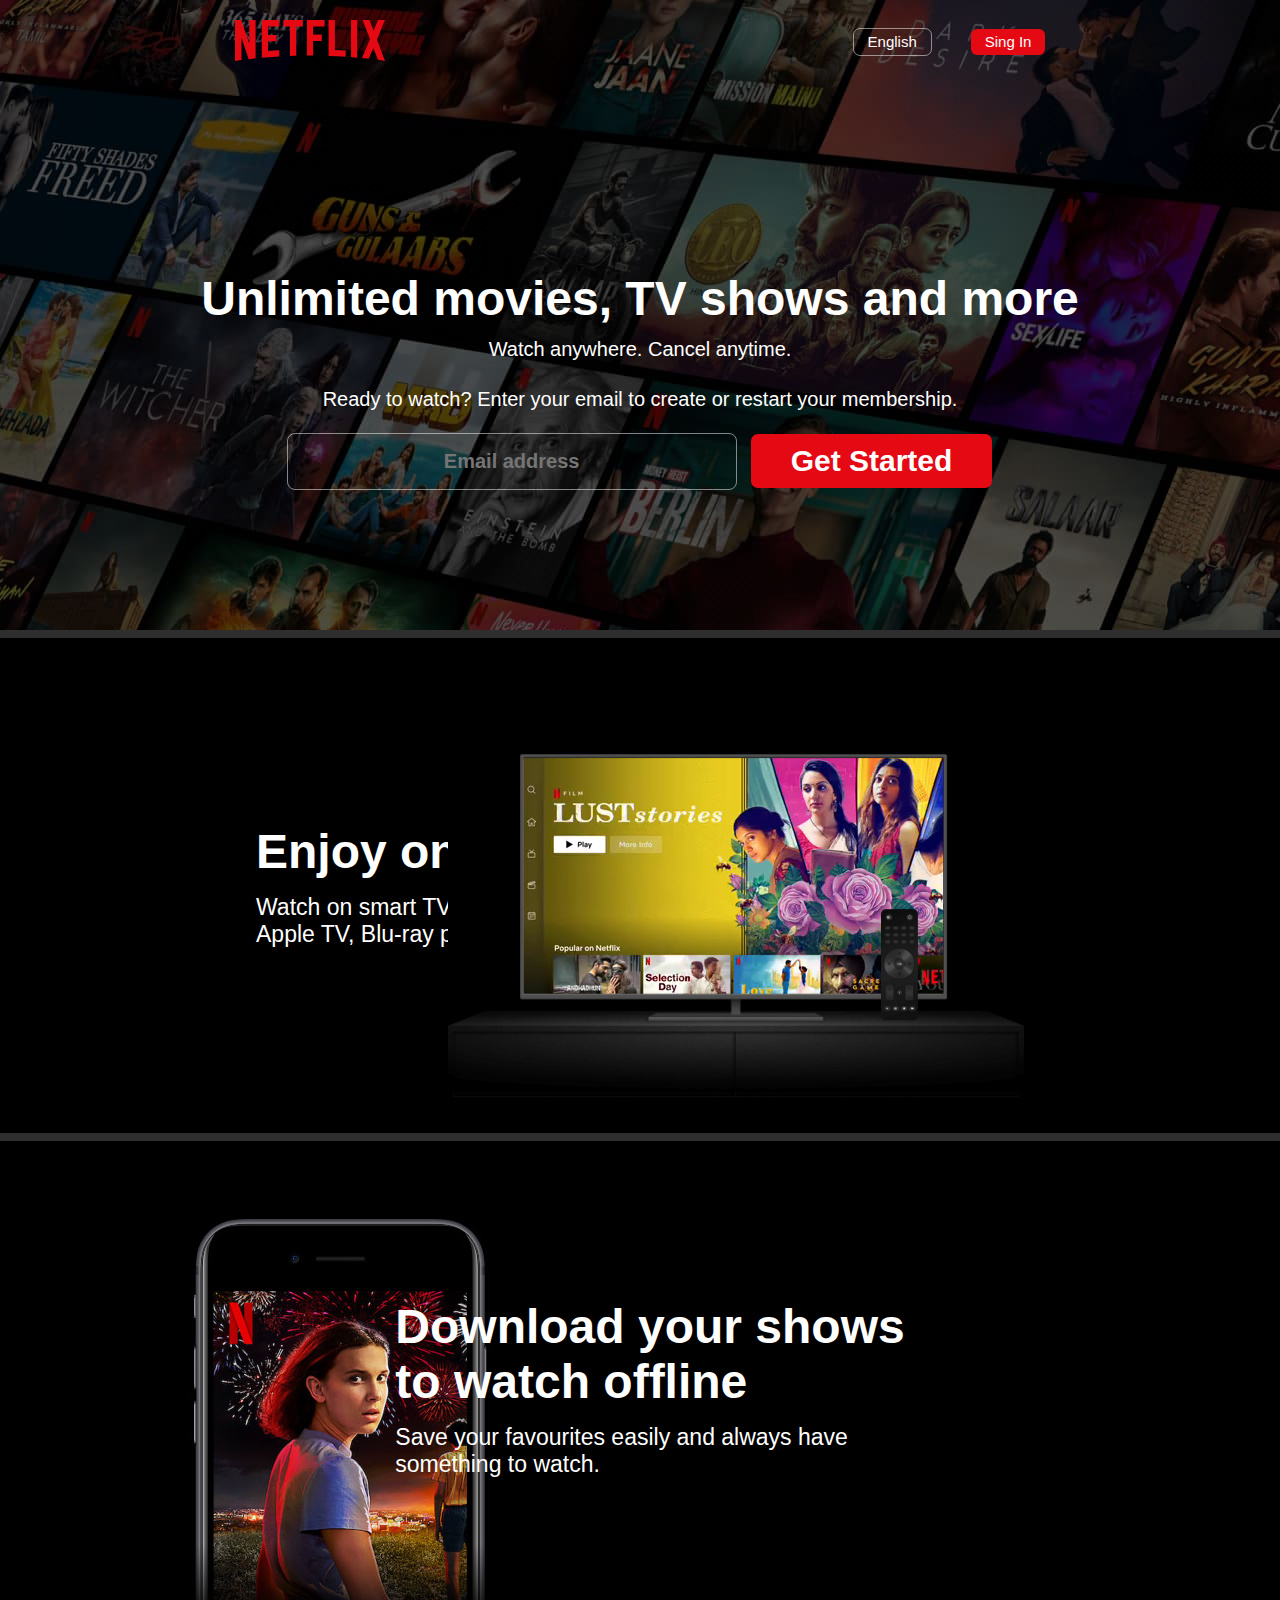
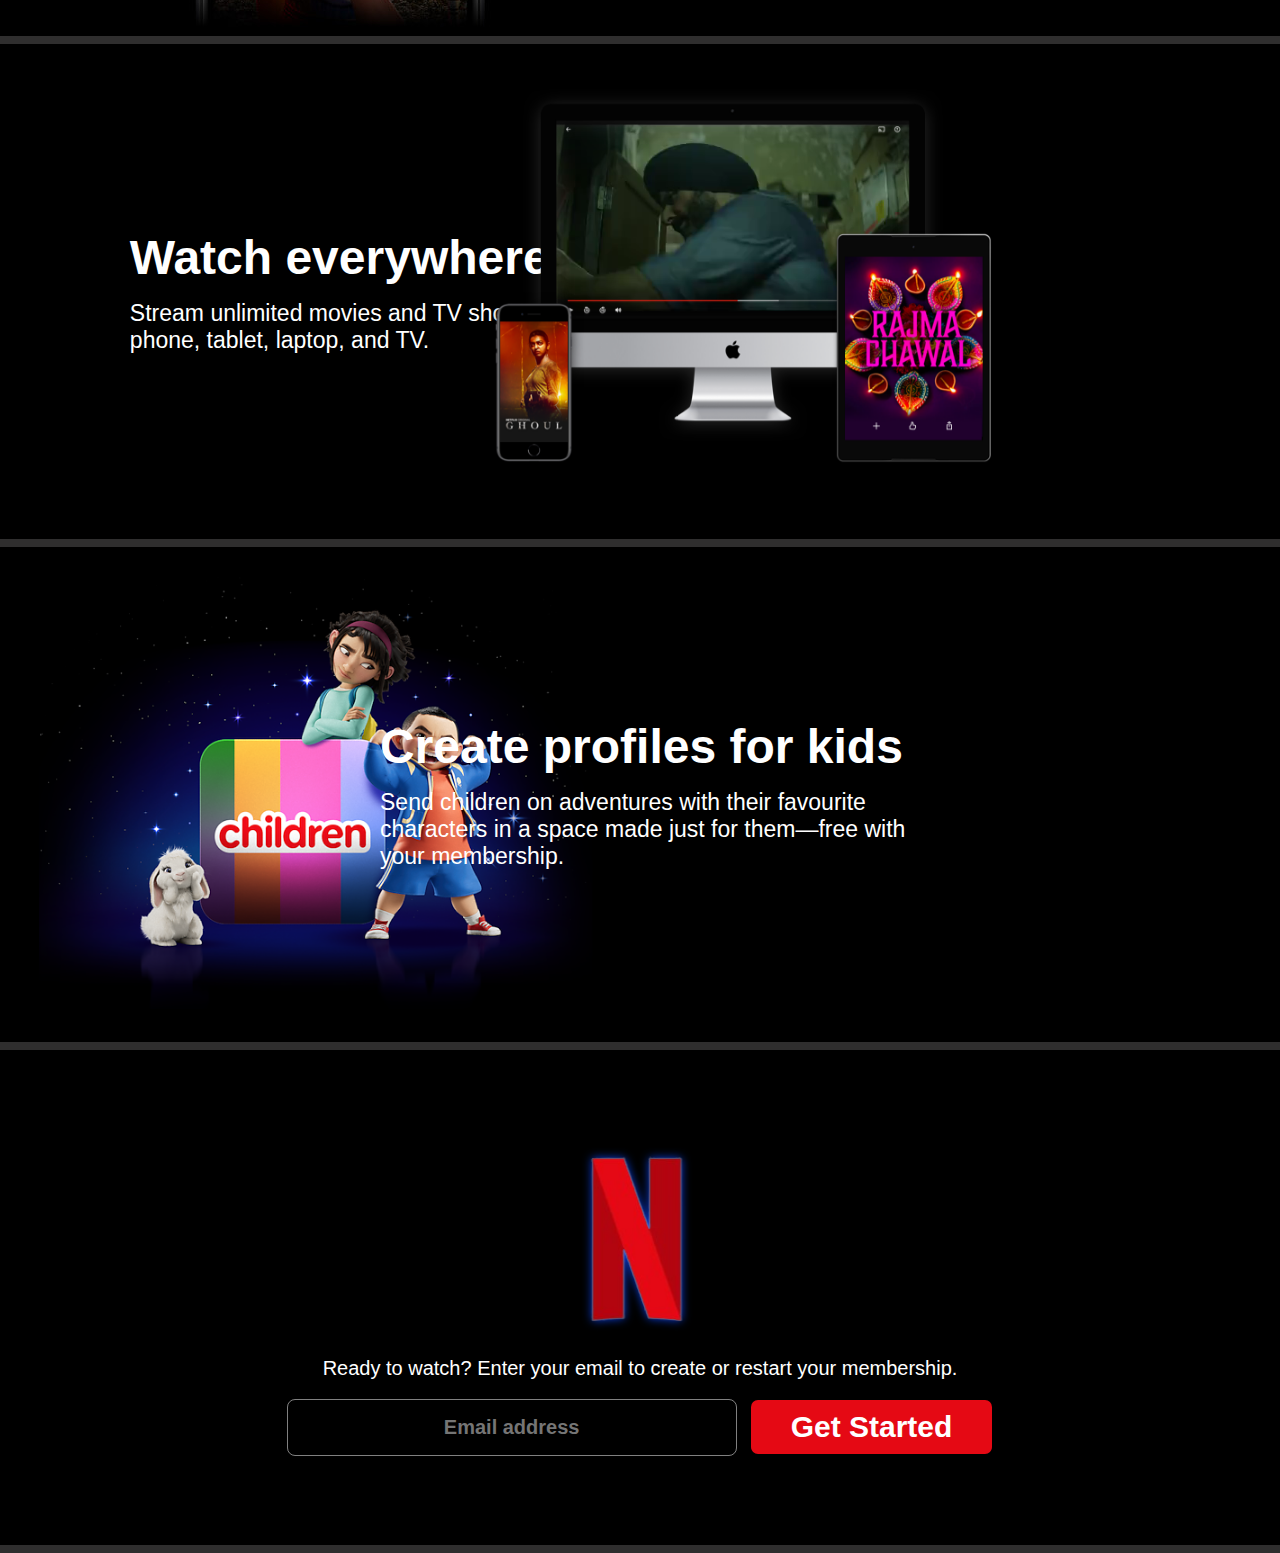
<file: netflix/src/index.html>
<!DOCTYPE html>
<html lang="en">

<head>
    <meta charset="UTF-8">
    <meta name="viewport" content="width=device-width, initial-scale=1.0">
    <title>Netflix India – Watch TV Shows Online, Watch Movies Online</title>
    <link rel="apple-touch-icon" sizes="152x152" href="../image/apple-touch-icon.png">
    <link rel="icon" type="image/png" sizes="32x32" href="../image/favicon-32x32.png">
    <link rel="icon" type="image/png" sizes="16x16" href="../image/favicon-16x16.png">
    <link rel="manifest" href="../image/site.webmanifest">
    <link rel="mask-icon" href="../image/safari-pinned-tab.svg" color="#5bbad5">
    <meta name="msapplication-TileColor" content="#da532c">
    <meta name="theme-color" content="#ffffff">
    <link rel="stylesheet" href="style.css">
</head>
<header>
    <nav>
        <div class="logo-netflix">
            <img src="../image.svg" alt="Netflix">
        </div>
        <ul>
            <li><a href="#">English</a></li>
            <li><a href="#">Sing In</a></li>
        </ul>
    </nav>

    <div class="home-content">
        <h2>Unlimited movies, TV shows and more</h2>
        <span>
            Watch anywhere. Cancel anytime.
        </span>
        <p>Ready to watch? Enter your email to create or restart your membership.</p>
        <div class="serchr">
            <input type="text" placeholder="Email address">
            <button>Get Started</button>
        </div>
    </div>
</header>
<hr>
<main>
    <section class="first">
        <div class="card">
            <h2>Enjoy on your TV</h2>
            <p>Watch on smart TVs, PlayStation, Xbox, Chromecast, Apple TV, Blu-ray players and more.</p>
        </div>
        <div class="movie-section">
            <img src="../image/tv.png" alt="Tv">
             <video src="../video/video2.m4v" autoplay  loop muted></video>
        </div>
    </section>
    <hr>
    <section class="mobile">
        <div class="img-second">
                <img src="../image/mobile-0819.jpg" alt="">
        </div>
        <div class="car">
            <h2>Download your shows to watch offline</h2>
            <p>Save your favourites easily and always have something to watch.</p>
        </div>
    </section>
     <hr>
    <section class="movie-tv">
        <div class="ddd">
            <h2>Watch everywhere</h2>
            <p>Stream unlimited movies and TV shows on your phone, tablet, laptop, and TV.</p>
        </div>
        <div class="movie-section">
            <img src="../image/device-pile-in.png" alt="Tv">
            <div class="video">
                <video src="../video/video1.m4v" autoplay  loop muted></video>
            </div>
        </div>
    </section>
    <hr>
    <section class="last">
        <div class="img-second-l">
                <img src="../image/AAAABVr8nYuAg0xDpXDv0VI9HUoH7r2aGp4TKRCsKNQrMwxzTtr-NlwOHeS8bCI2oeZddmu3nMYr3j9MjYhHyjBASb1FaOGYZNYvPBCL.png" alt="">
        </div>
        <div class="design">
            <h2>Create profiles for kids</h2>
            <p>Send children on adventures with their favourite characters in a space made just for them—free with your membership.</p>
        </div>
    </section>
    <hr>
    <section class="email-class">
      <img src="../image/netflix.png" alt="">
        <p>Ready to watch? Enter your email to create or restart your membership.</p>
        <div class="serchr">
            <input type="text" placeholder="Email address">
            <button>Get Started</button>
        </div>
    </section>
</main><hr>
<footer>
    
</footer>

<body>

</body>

</html>
</file>
<file: netflix/src/style.css>
* {
    padding: 0;
    margin: 0;
    box-sizing: border-box;
    font-family: Netflix Sans, Helvetica Neue, Segoe UI, Roboto, Ubuntu, sans-serif;
}

header {
    width: 100%;
    height: 100%;

}

nav {
    display: flex;
    align-items: center;
    justify-content: space-around;
    padding: 20px 0;
}

ul {
    display: flex;
    gap: 40px;
}

li {
    list-style: none;
}

li a {
    text-decoration: none;
    list-style: none;
    font-size: 15px;
    font-weight: 500;
    color: #ffffff;
}

ul li:first-child {
    outline: 1px solid rgba(255, 255, 255, 0.5);
    padding: 4px 14px;
    border-radius: 6px;
    cursor: pointer;
}

ul li:nth-child(2) {
    background-color: rgb(229, 9, 20);
    border-radius: 6px;
    padding: 4px 14px;
    cursor: pointer;
    text-align: center;
}

ul li:nth-child(2):hover {
    background-color: rgb(229, 9, 20, 0.8);
}

.logo-netflix img {
    width: 150px;
    height: auto;
}


/*Main*/

body {
    background-image: linear-gradient(to top, rgba(0, 0, 0, 0.6), rgba(0, 0, 0, 0.6)), url(../image/IN-en-20240226-popsignuptwoweeks-perspective_alpha_website_medium.jpg);
    width: 100%;
    height: 70vh;
    z-index: 0;
    background-repeat: no-repeat;
}

.home-content {
    z-index: 1;
    color: #ffffff;
    display: flex;
    flex-direction: column;
    align-items: center;
    justify-content: center;
    position: relative;
    top: 30%;
    line-height: 50px;
}

.home-content h2 {
    font-size: 3rem;
}

.home-content span {
    font-size: 20px;
    font-weight: 500;
}

.home-content p {
    font-size: 20px;
    font-weight: 500;
}

.serchr {
    display: flex;
    align-items: center;
    justify-content: center;
    gap: 15px;
    padding: 10px 0;
}

.serchr input {
    background-color: transparent;
    border: none;
    outline: 1px solid rgba(255, 255, 255, 0.5);
    color: #d4d3d3;
    padding: 16px 90px;
    border-radius: 7px;
    font-size: 20px;
    font-weight: 600;
    text-align: center;
}

button {
    font-size: 30px;
    font-weight: 600;
    color: #ffffff;
    padding: 10px 40px;
    border-radius: 7px;
    border: none;
    background-color: rgb(229, 9, 20);
    cursor: pointer;
}

button:hover {
    background-color: rgb(229, 9, 20, 0.8);
}

hr {
    padding: 4px;
    border: none;
    background-color: rgb(47, 46, 46);

}

main {
    background-color: black;
    width: 100%;
    height: auto;

}

.first {
    width: 100%;
    height: 55vh;
    display: flex;
    align-items: center;
    justify-content: center;
}

.card {
    position: absolute;
    left: 20%;
}

.first h2 {
    color: #ffffff;
    font-size: 3em;
    font-weight: 800;
}

.first p {
    color: #ffffff;
    font-size: 23px;
    font-weight: 500;
    max-width: 65%;
    padding-top: 15px;
}

.movie-section {
    position: absolute;
    right: 15%;
}

.movie-section img {
    width: 90%;
    position: relative;
    z-index: 2;
}

.movie-section video {
    position: absolute;
    left: 11%;
    top: 14%;

}

.mobile {
    width: 100%;
    height: 55vh;
    display: flex;
    align-items: center;
    justify-content: center;
    padding: 30px 0;
}

.mobile h2 {
    color: #ffffff;
    font-size: 3em;
    font-weight: 800;
    max-width: 60%;
}

.mobile p {
    color: #ffffff;
    font-size: 23px;
    font-weight: 500;
    max-width: 65%;
    padding-top: 15px;
    max-width: 60%;
}

.img-second img {
    width: 100%;
}

.img-second {
    position: relative;
    right: 300px;
}

.car {
    position: absolute;
    right: 10px;
}

.movie-tv {
    width: 100%;
    height: 55vh;
    display: flex;
    align-items: center;
    justify-content: center;
}

.movie-tv h2 {
    color: #ffffff;
    font-size: 3em;
    font-weight: 800;
    max-width: 60%;
}

.movie-tv p {
    color: #ffffff;
    font-size: 23px;
    font-weight: 500;
    padding-top: 15px;
    max-width: 65%;
}

.ddd {
    position: relative;
    right: 114px;
}

.video video {
    position: absolute;
    left: 15%;
    top: 9%;
    width: 58%;
}

.last{
    width: 100%;
    height: 55vh;
    display: flex;
    align-items: center;
    justify-content: center;
}

.last h2 {
    color: #ffffff;
    font-size: 3em;
    font-weight: 800;
    max-width: 70%;
}

.last p {
    color: #ffffff;
    font-size: 23px;
    font-weight: 500;
    padding-top: 15px;
    max-width: 60%;
}

.img-second-l img{
 width: 90%;
 position: relative;
 left: -281px;
}

.design{
    position: absolute;
    right: 0;
    max-width: 900px;
}

.email-class{
    width: 100%;
    height: 55vh;
    display: flex;
    flex-direction: column;
    align-items: center;
    justify-content: center;
}

.email-class p{
    color: #ffffff;
    font-size: 20px;
    font-weight: 400;
    padding:10px 0;
}

.email-class img{
 width: 10%;
 padding: 20px 0;
 filter: drop-shadow(0 0 5px rgb(9, 64, 229));
 transition: all 0.5s;
 cursor: pointer;
 -webkit-filter: drop-shadow(0 0 5px rgb(9, 64, 229));
}

.email-class img:hover{
    filter: drop-shadow(0 0 5px #eeeeee);
}
</file>
